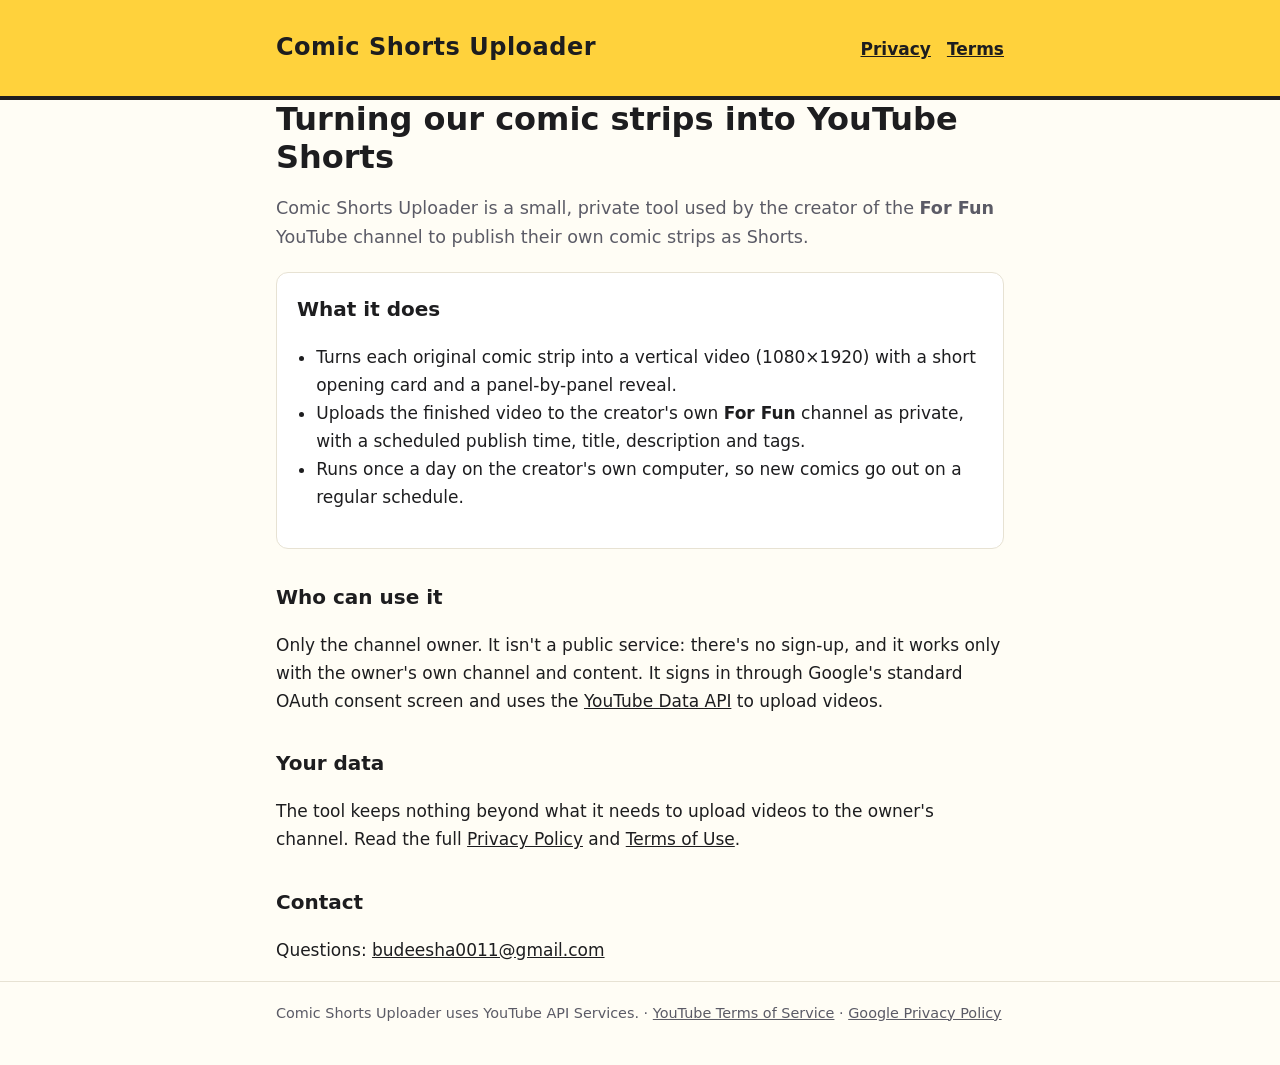
<file: index.html>
<!doctype html>
<html lang="en">
<head>
  <meta charset="utf-8">
  <meta name="viewport" content="width=device-width, initial-scale=1">
  <title>Comic Shorts Uploader</title>
  <meta name="description" content="A personal tool that turns the For Fun channel's own comic strips into YouTube Shorts and schedules them on that channel.">
  <link rel="stylesheet" href="style.css">
</head>
<body>
  <header>
    <div class="wrap">
      <a class="brand" href="./">Comic Shorts Uploader</a>
      <nav><a href="privacy.html">Privacy</a><a href="terms.html">Terms</a></nav>
    </div>
  </header>
  <main class="wrap">
    <h1>Turning our comic strips into YouTube Shorts</h1>
    <p class="lead">Comic Shorts Uploader is a small, private tool used by the creator of the
      <strong>For Fun</strong> YouTube channel to publish their own comic strips as Shorts.</p>

    <div class="card">
      <h2 style="margin-top:0">What it does</h2>
      <ul>
        <li>Turns each original comic strip into a vertical video (1080×1920) with a short opening card and a panel-by-panel reveal.</li>
        <li>Uploads the finished video to the creator's own <strong>For Fun</strong> channel as private, with a scheduled publish time, title, description and tags.</li>
        <li>Runs once a day on the creator's own computer, so new comics go out on a regular schedule.</li>
      </ul>
    </div>

    <h2>Who can use it</h2>
    <p>Only the channel owner. It isn't a public service: there's no sign-up, and it works only with the owner's own channel and content.
      It signs in through Google's standard OAuth consent screen and uses the
      <a href="https://developers.google.com/youtube/v3">YouTube Data API</a> to upload videos.</p>

    <h2>Your data</h2>
    <p>The tool keeps nothing beyond what it needs to upload videos to the owner's channel. Read the full
      <a href="privacy.html">Privacy Policy</a> and <a href="terms.html">Terms of Use</a>.</p>

    <h2>Contact</h2>
    <p>Questions: <a href="mailto:budeesha0011@gmail.com">budeesha0011@gmail.com</a></p>
  </main>
  <footer>
    <div class="wrap">Comic Shorts Uploader uses YouTube API Services. ·
      <a href="https://www.youtube.com/t/terms">YouTube Terms of Service</a> ·
      <a href="https://policies.google.com/privacy">Google Privacy Policy</a></div>
  </footer>
</body>
</html>
</file>
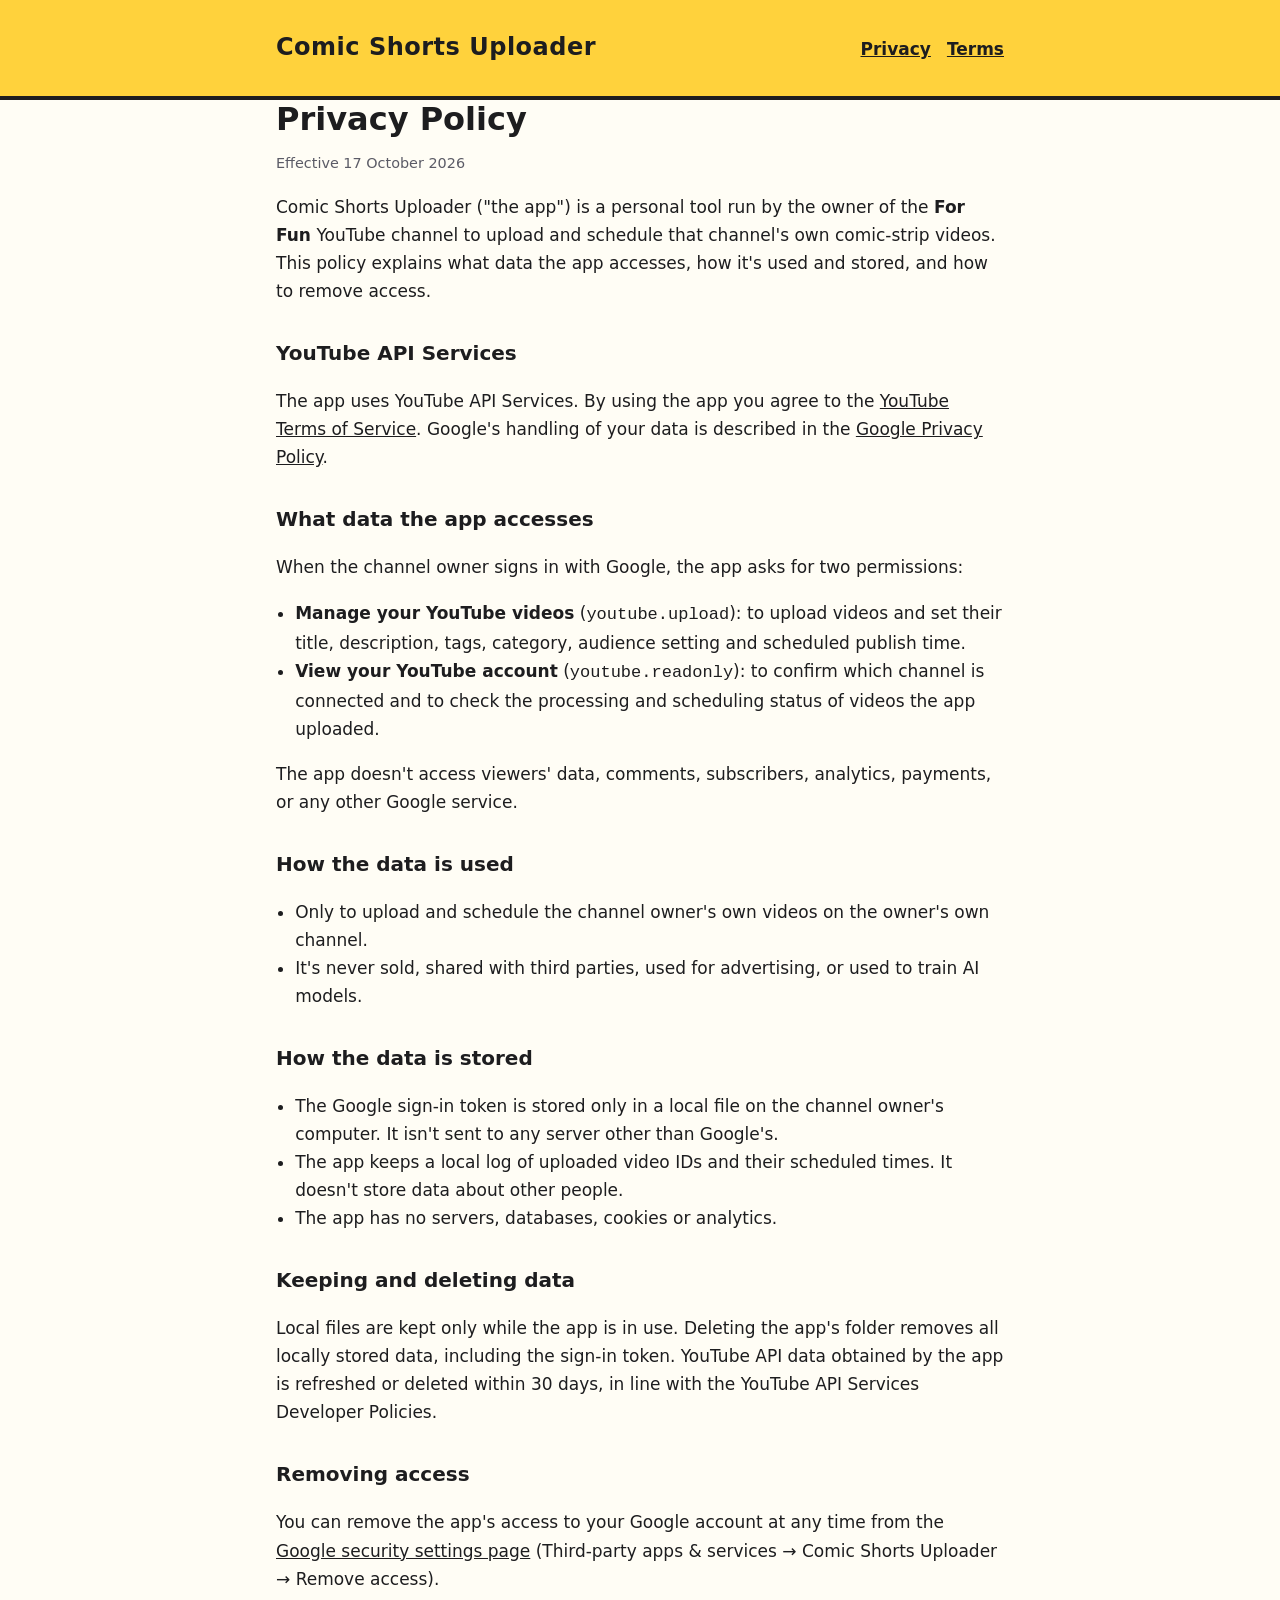
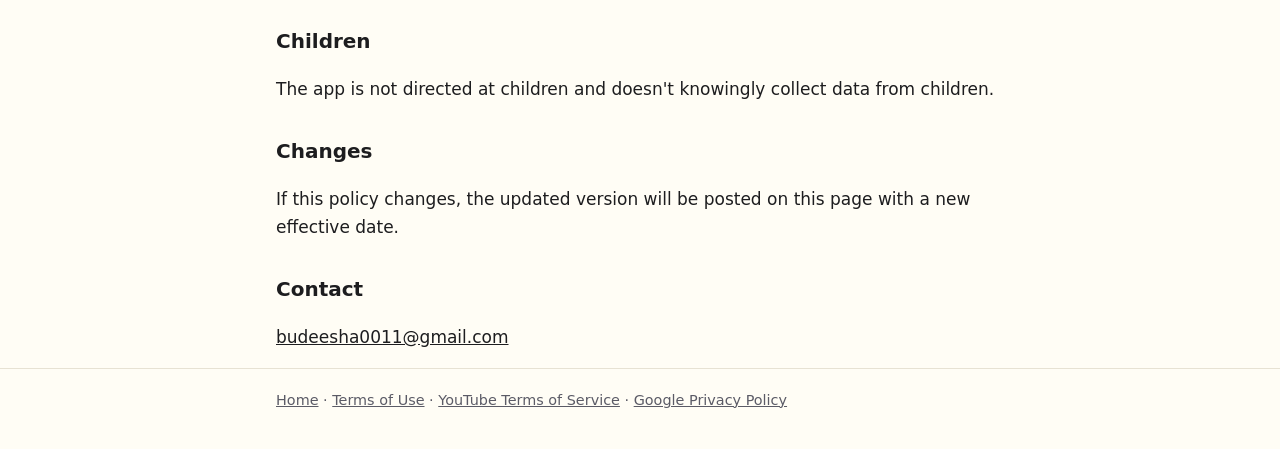
<file: privacy.html>
<!doctype html>
<html lang="en">
<head>
  <meta charset="utf-8">
  <meta name="viewport" content="width=device-width, initial-scale=1">
  <title>Privacy Policy</title>
  <meta name="description" content="How Comic Shorts Uploader uses, stores and protects Google and YouTube data.">
  <link rel="stylesheet" href="style.css">
</head>
<body>
  <header>
    <div class="wrap">
      <a class="brand" href="./">Comic Shorts Uploader</a>
      <nav><a href="privacy.html">Privacy</a><a href="terms.html">Terms</a></nav>
    </div>
  </header>
  <main class="wrap">
    <h1>Privacy Policy</h1>
    <p class="meta">Effective 17 October 2026</p>

    <p>Comic Shorts Uploader ("the app") is a personal tool run by the owner of the <strong>For Fun</strong> YouTube channel
      to upload and schedule that channel's own comic-strip videos. This policy explains what data the app accesses,
      how it's used and stored, and how to remove access.</p>

    <h2>YouTube API Services</h2>
    <p>The app uses YouTube API Services. By using the app you agree to the
      <a href="https://www.youtube.com/t/terms">YouTube Terms of Service</a>.
      Google's handling of your data is described in the
      <a href="https://policies.google.com/privacy">Google Privacy Policy</a>.</p>

    <h2>What data the app accesses</h2>
    <p>When the channel owner signs in with Google, the app asks for two permissions:</p>
    <ul>
      <li><strong>Manage your YouTube videos</strong> (<code>youtube.upload</code>): to upload videos and set their title, description, tags, category, audience setting and scheduled publish time.</li>
      <li><strong>View your YouTube account</strong> (<code>youtube.readonly</code>): to confirm which channel is connected and to check the processing and scheduling status of videos the app uploaded.</li>
    </ul>
    <p>The app doesn't access viewers' data, comments, subscribers, analytics, payments, or any other Google service.</p>

    <h2>How the data is used</h2>
    <ul>
      <li>Only to upload and schedule the channel owner's own videos on the owner's own channel.</li>
      <li>It's never sold, shared with third parties, used for advertising, or used to train AI models.</li>
    </ul>

    <h2>How the data is stored</h2>
    <ul>
      <li>The Google sign-in token is stored only in a local file on the channel owner's computer. It isn't sent to any server other than Google's.</li>
      <li>The app keeps a local log of uploaded video IDs and their scheduled times. It doesn't store data about other people.</li>
      <li>The app has no servers, databases, cookies or analytics.</li>
    </ul>

    <h2>Keeping and deleting data</h2>
    <p>Local files are kept only while the app is in use. Deleting the app's folder removes all locally stored data,
      including the sign-in token. YouTube API data obtained by the app is refreshed or deleted within 30 days, in line with the
      YouTube API Services Developer Policies.</p>

    <h2>Removing access</h2>
    <p>You can remove the app's access to your Google account at any time from the
      <a href="https://security.google.com/settings/security/permissions">Google security settings page</a>
      (Third-party apps &amp; services → Comic Shorts Uploader → Remove access).</p>

    <h2>Children</h2>
    <p>The app is not directed at children and doesn't knowingly collect data from children.</p>

    <h2>Changes</h2>
    <p>If this policy changes, the updated version will be posted on this page with a new effective date.</p>

    <h2>Contact</h2>
    <p><a href="mailto:budeesha0011@gmail.com">budeesha0011@gmail.com</a></p>
  </main>
  <footer>
    <div class="wrap"><a href="./">Home</a> · <a href="terms.html">Terms of Use</a> ·
      <a href="https://www.youtube.com/t/terms">YouTube Terms of Service</a> ·
      <a href="https://policies.google.com/privacy">Google Privacy Policy</a></div>
  </footer>
</body>
</html>
</file>
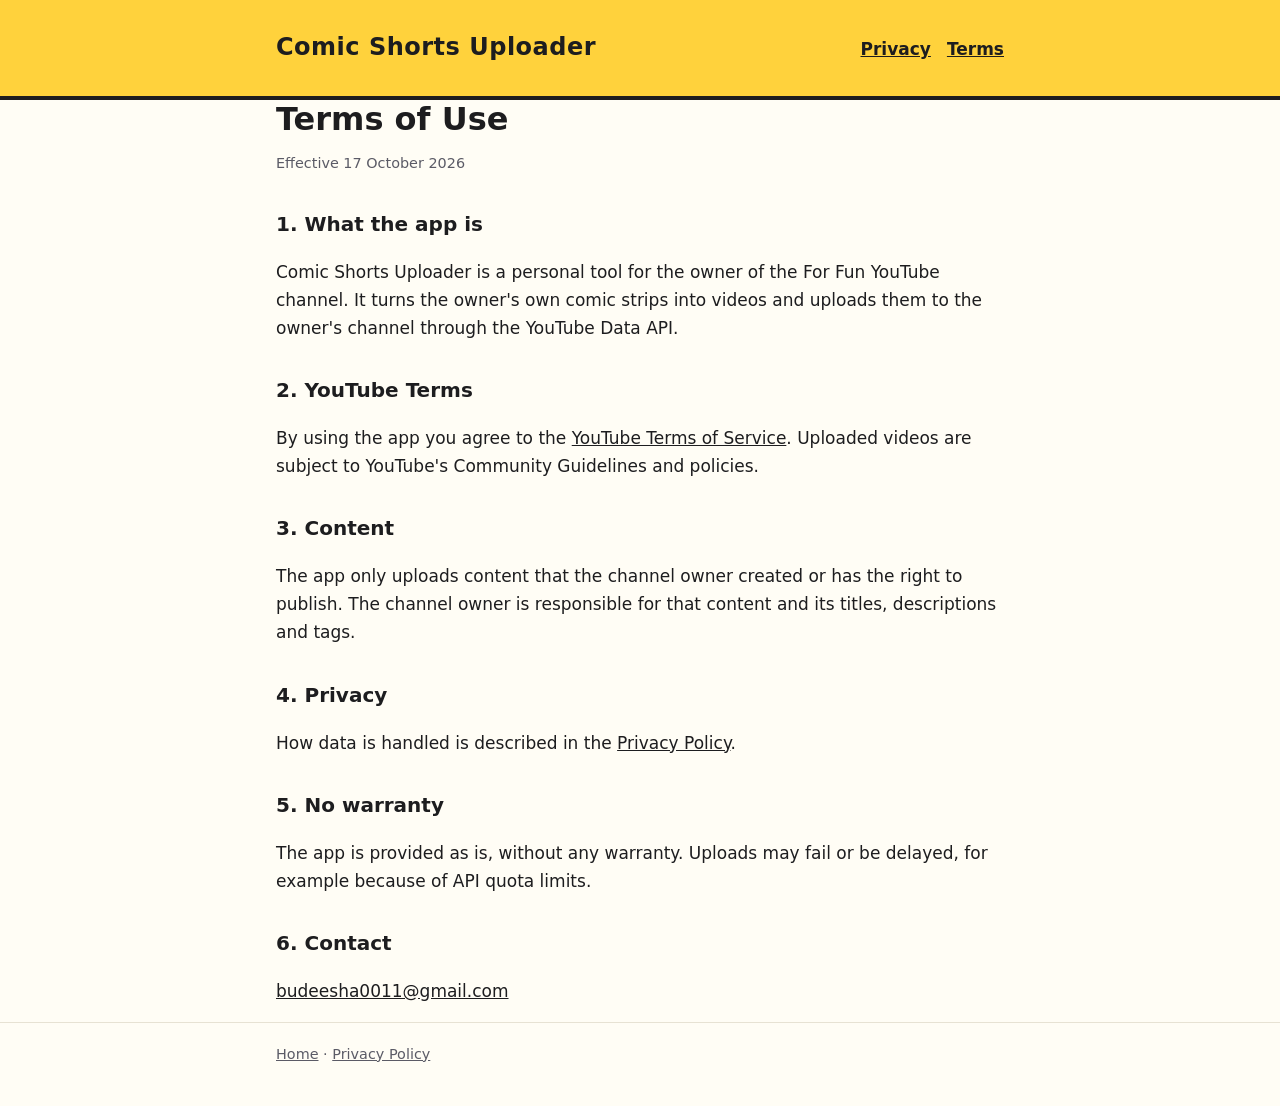
<file: terms.html>
<!doctype html>
<html lang="en">
<head>
  <meta charset="utf-8">
  <meta name="viewport" content="width=device-width, initial-scale=1">
  <title>Terms of Use</title>
  <meta name="description" content="Terms of use for Comic Shorts Uploader.">
  <link rel="stylesheet" href="style.css">
</head>
<body>
  <header>
    <div class="wrap">
      <a class="brand" href="./">Comic Shorts Uploader</a>
      <nav><a href="privacy.html">Privacy</a><a href="terms.html">Terms</a></nav>
    </div>
  </header>
  <main class="wrap">
    <h1>Terms of Use</h1>
    <p class="meta">Effective 17 October 2026</p>

    <h2>1. What the app is</h2>
    <p>Comic Shorts Uploader is a personal tool for the owner of the For Fun YouTube channel. It turns the owner's
      own comic strips into videos and uploads them to the owner's channel through the YouTube Data API.</p>

    <h2>2. YouTube Terms</h2>
    <p>By using the app you agree to the <a href="https://www.youtube.com/t/terms">YouTube Terms of Service</a>.
      Uploaded videos are subject to YouTube's Community Guidelines and policies.</p>

    <h2>3. Content</h2>
    <p>The app only uploads content that the channel owner created or has the right to publish. The channel owner
      is responsible for that content and its titles, descriptions and tags.</p>

    <h2>4. Privacy</h2>
    <p>How data is handled is described in the <a href="privacy.html">Privacy Policy</a>.</p>

    <h2>5. No warranty</h2>
    <p>The app is provided as is, without any warranty. Uploads may fail or be delayed, for example because of API quota limits.</p>

    <h2>6. Contact</h2>
    <p><a href="mailto:budeesha0011@gmail.com">budeesha0011@gmail.com</a></p>
  </main>
  <footer>
    <div class="wrap"><a href="./">Home</a> · <a href="privacy.html">Privacy Policy</a></div>
  </footer>
</body>
</html>
</file>
<file: style.css>
:root {
  --bg: #fffdf5;
  --ink: #1d1d1f;
  --muted: #5b5b66;
  --accent: #ffd23c;
  --card: #ffffff;
  --line: #e7e2d3;
}
@media (prefers-color-scheme: dark) {
  :root { --bg: #16171c; --ink: #f2f2f4; --muted: #a8a8b3; --card: #1f2027; --line: #33343d; }
}
* { box-sizing: border-box; }
body {
  margin: 0;
  background: var(--bg);
  color: var(--ink);
  font: 17px/1.65 system-ui, -apple-system, "Segoe UI", Roboto, sans-serif;
}
header {
  background: var(--accent);
  color: #1d1d1f;
  padding: 28px 16px;
  border-bottom: 4px solid #1d1d1f;
}
header .wrap { display: flex; flex-wrap: wrap; align-items: baseline; justify-content: space-between; gap: 8px; }
header a.brand { color: inherit; text-decoration: none; font-weight: 900; font-size: 1.5rem; letter-spacing: .5px; }
nav a { color: #1d1d1f; margin-left: 16px; font-weight: 600; }
.wrap { max-width: 760px; margin: 0 auto; padding: 0 16px; }
main { padding: 32px 0 48px; }
h1 { font-size: 2rem; line-height: 1.2; margin: 0 0 8px; }
h2 { margin-top: 2rem; font-size: 1.25rem; }
.lead { color: var(--muted); font-size: 1.1rem; }
.card { background: var(--card); border: 1px solid var(--line); border-radius: 12px; padding: 20px; margin: 20px 0; }
ul { padding-left: 1.2rem; }
a { color: inherit; }
footer { border-top: 1px solid var(--line); color: var(--muted); font-size: .9rem; padding: 20px 0 40px; }
.meta { color: var(--muted); font-size: .9rem; }
</file>
